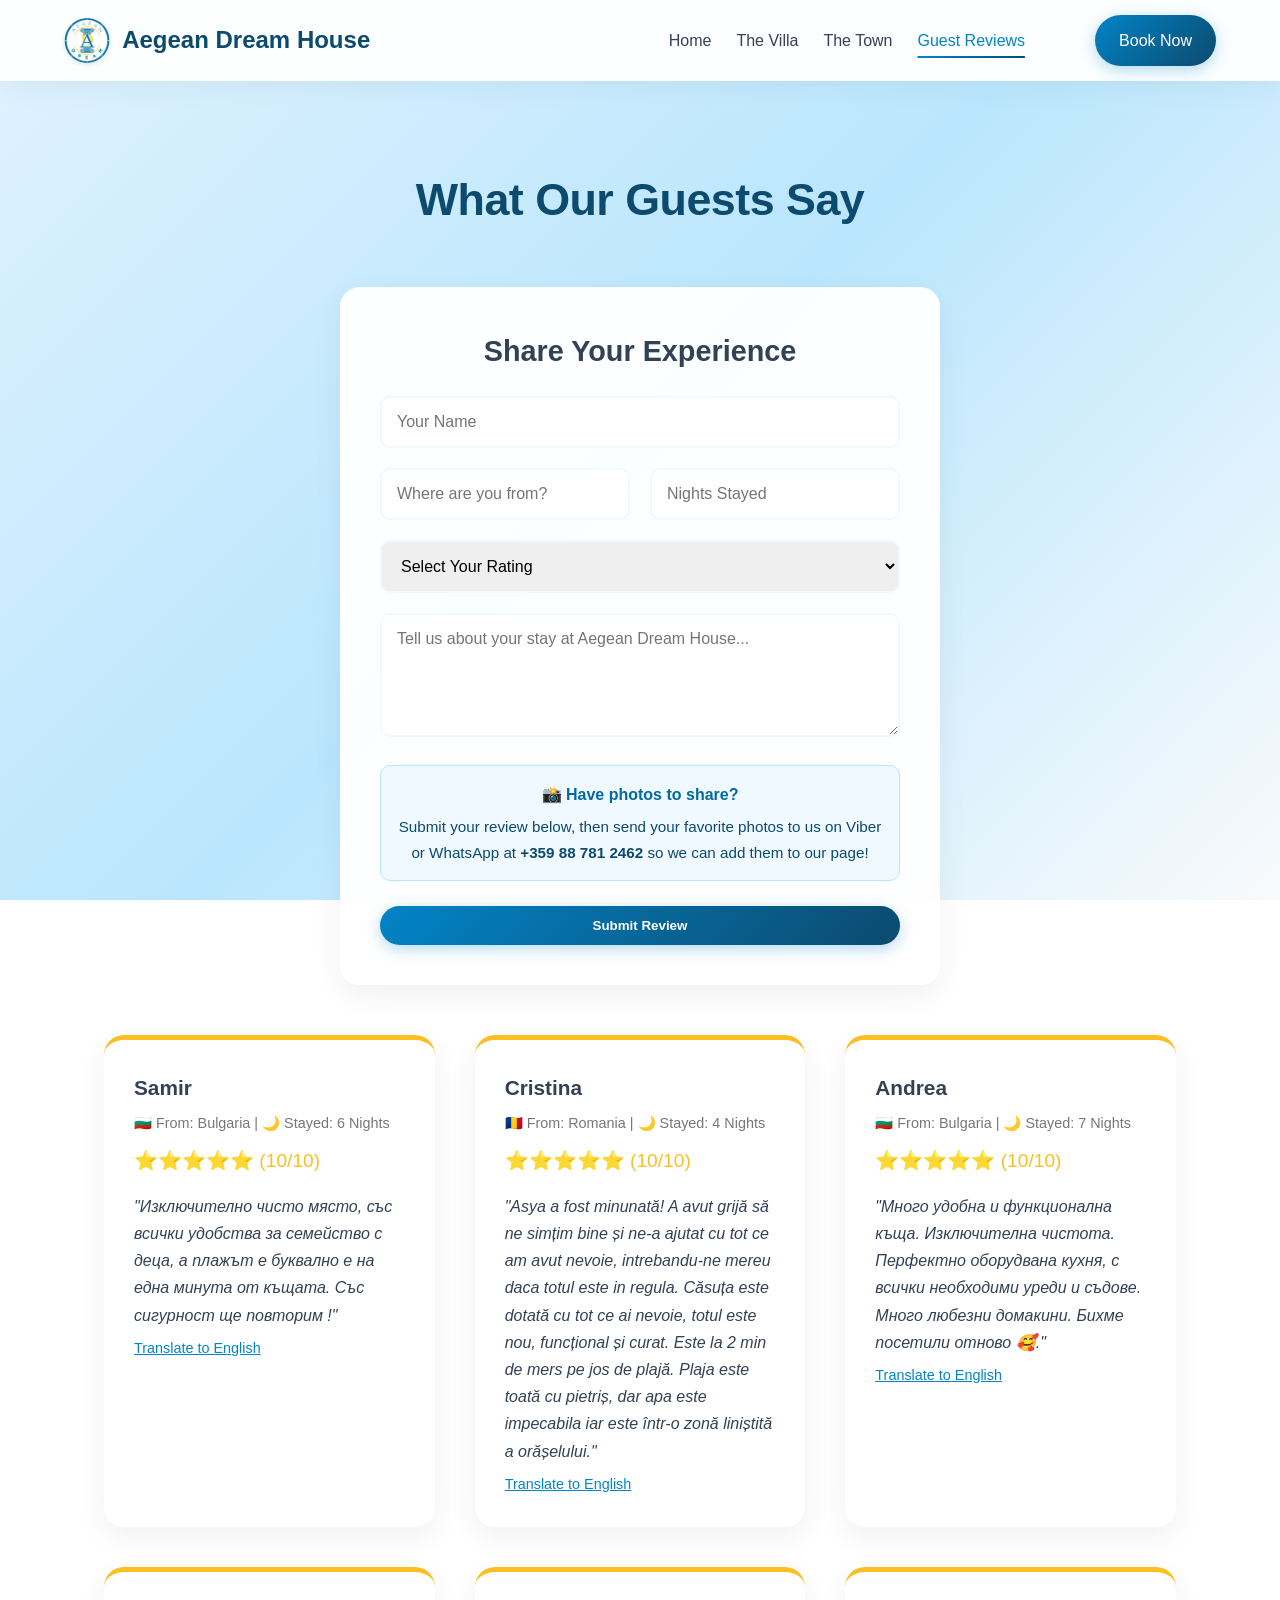
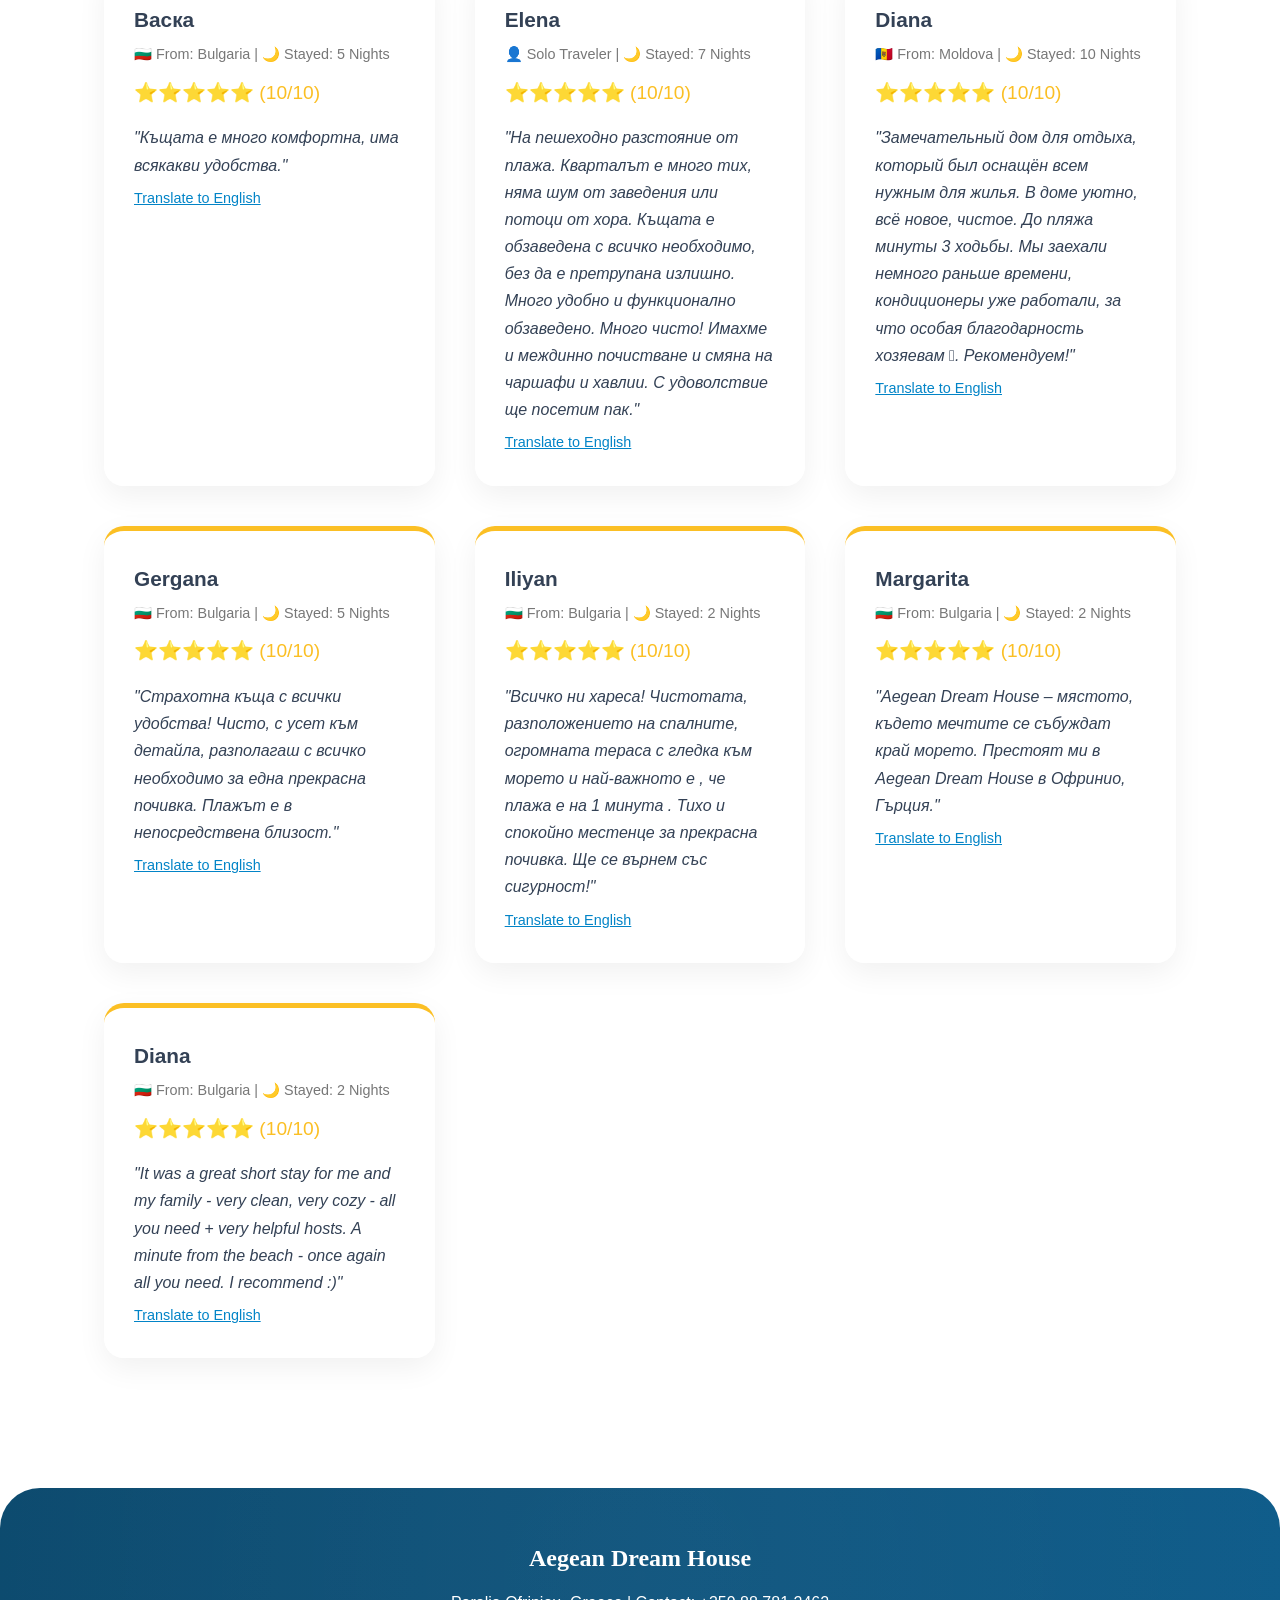
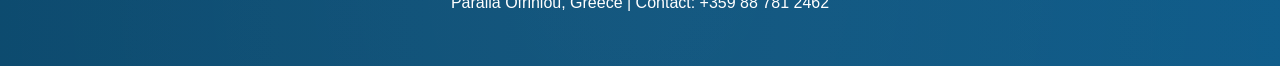
<file: reviews.html>
<!DOCTYPE html>
<html lang="en">
<head>
    <meta charset="UTF-8">
    <meta name="viewport" content="width=device-width, initial-scale=1.0">
    <title>Guest Reviews | Aegean Dream House</title>
    <meta name="description" content="Read guest reviews of Aegean Dream House in Paralia Ofriniou, Greece. See what visitors say about our beachfront villa and share your own experience.">
    <meta property="og:title" content="Guest Reviews | Aegean Dream House">
    <meta property="og:description" content="See what guests say about their stay at Aegean Dream House - a beachfront villa in Paralia Ofriniou, Greece.">
    <meta property="og:image" content="https://aegeandream.net/images/logo.jpg">
    <meta property="og:url" content="https://aegeandream.net/reviews.html">
    <meta property="og:type" content="website">
    <link rel="canonical" href="https://aegeandream.net/reviews.html">
    <link rel="stylesheet" href="style.css">
    <link rel="icon" href="images/logo.jpg">
</head>
<body class="static-bg">

    <nav>
        <a href="index.html" class="logo">
            <img src="images/logo.jpg" alt="Aegean Dream House logo" class="nav-logo">
            Aegean Dream House
        </a>
        <div class="menu-toggle" id="mobile-menu">
            <span class="bar"></span><span class="bar"></span><span class="bar"></span>
        </div>
        <div class="nav-links" id="nav-links">
            <a href="index.html">Home</a>
            <a href="villa.html">The Villa</a>
            <a href="town.html">The Town</a>
            <a href="reviews.html" class="nav-link--active">Guest Reviews</a>
            <div id="google_translate_element" class="nav-translate"></div>
            <a href="https://www.booking.com/Share-u95qrv" target="_blank" rel="noopener noreferrer" class="btn">Book Now</a>
        </div>
    </nav>

    <section class="section">
        <h2 class="section-title fade-up">What Our Guests Say</h2>

        <div class="review-form fade-up">
            <h3 class="form-title">Share Your Experience</h3>

            <form id="reviewForm" action="https://formspree.io/f/maqaalnj" method="POST">
                <input type="text" name="Guest Name" placeholder="Your Name" required>
                <div class="form-row">
                    <input type="text" name="Country" placeholder="Where are you from?" required>
                    <input type="number" name="Nights Stayed" placeholder="Nights Stayed" min="1" required>
                </div>
                <select name="Rating" required>
                    <option value="" disabled selected>Select Your Rating</option>
                    <option value="5 Stars">&#11088;&#11088;&#11088;&#11088;&#11088; - Excellent (10/10)</option>
                    <option value="4 Stars">&#11088;&#11088;&#11088;&#11088; - Very Good</option>
                    <option value="3 Stars">&#11088;&#11088;&#11088; - Good</option>
                </select>
                <textarea name="Review Text" rows="5" placeholder="Tell us about your stay at Aegean Dream House..." required></textarea>

                <div class="photo-cta">
                    <p class="photo-cta-title">&#128248; Have photos to share?</p>
                    <p class="photo-cta-text">Submit your review below, then send your favorite photos to us on Viber or WhatsApp at <strong>+359 88 781 2462</strong> so we can add them to our page!</p>
                </div>
                <button type="submit" class="btn btn--full">Submit Review</button>
            </form>
            <div class="form-success" id="formSuccess">
                &#10003; Thank you for your review! Your feedback means the world to us.
            </div>
        </div>

        <div class="grid" id="reviewList">
            <div class="card review-card fade-up">
                <h4 class="reviewer-name">Samir</h4>
                <p class="review-meta">&#127463;&#127468; From: Bulgaria | &#127769; Stayed: 6 Nights</p>
                <div class="review-rating">&#11088;&#11088;&#11088;&#11088;&#11088; (10/10)</div>
                <p class="review-quote" data-original="&#1048;&#1079;&#1082;&#1083;&#1102;&#1095;&#1080;&#1090;&#1077;&#1083;&#1085;&#1086; &#1095;&#1080;&#1089;&#1090;&#1086; &#1084;&#1103;&#1089;&#1090;&#1086;, &#1089;&#1098;&#1089; &#1074;&#1089;&#1080;&#1095;&#1082;&#1080; &#1091;&#1076;&#1086;&#1073;&#1089;&#1090;&#1074;&#1072; &#1079;&#1072; &#1089;&#1077;&#1084;&#1077;&#1081;&#1089;&#1090;&#1074;&#1086; &#1089; &#1076;&#1077;&#1094;&#1072;, &#1072; &#1087;&#1083;&#1072;&#1078;&#1098;&#1090; &#1077; &#1073;&#1091;&#1082;&#1074;&#1072;&#1083;&#1085;&#1086; &#1077; &#1085;&#1072; &#1077;&#1076;&#1085;&#1072; &#1084;&#1080;&#1085;&#1091;&#1090;&#1072; &#1086;&#1090; &#1082;&#1098;&#1097;&#1072;&#1090;&#1072;. &#1057;&#1098;&#1089; &#1089;&#1080;&#1075;&#1091;&#1088;&#1085;&#1086;&#1089;&#1090; &#1097;&#1077; &#1087;&#1086;&#1074;&#1090;&#1086;&#1088;&#1080;&#1084; !" data-translated="An exceptionally clean place, with all the amenities for a family with children, and the beach is literally one minute from the house. We will definitely come back!">"&#1048;&#1079;&#1082;&#1083;&#1102;&#1095;&#1080;&#1090;&#1077;&#1083;&#1085;&#1086; &#1095;&#1080;&#1089;&#1090;&#1086; &#1084;&#1103;&#1089;&#1090;&#1086;, &#1089;&#1098;&#1089; &#1074;&#1089;&#1080;&#1095;&#1082;&#1080; &#1091;&#1076;&#1086;&#1073;&#1089;&#1090;&#1074;&#1072; &#1079;&#1072; &#1089;&#1077;&#1084;&#1077;&#1081;&#1089;&#1090;&#1074;&#1086; &#1089; &#1076;&#1077;&#1094;&#1072;, &#1072; &#1087;&#1083;&#1072;&#1078;&#1098;&#1090; &#1077; &#1073;&#1091;&#1082;&#1074;&#1072;&#1083;&#1085;&#1086; &#1077; &#1085;&#1072; &#1077;&#1076;&#1085;&#1072; &#1084;&#1080;&#1085;&#1091;&#1090;&#1072; &#1086;&#1090; &#1082;&#1098;&#1097;&#1072;&#1090;&#1072;. &#1057;&#1098;&#1089; &#1089;&#1080;&#1075;&#1091;&#1088;&#1085;&#1086;&#1089;&#1090; &#1097;&#1077; &#1087;&#1086;&#1074;&#1090;&#1086;&#1088;&#1080;&#1084; !"</p>
                <button class="translate-btn" onclick="toggleTranslation(this)">Translate to English</button>
            </div>
            <div class="card review-card fade-up">
                <h4 class="reviewer-name">Cristina</h4>
                <p class="review-meta">&#127479;&#127476; From: Romania | &#127769; Stayed: 4 Nights</p>
                <div class="review-rating">&#11088;&#11088;&#11088;&#11088;&#11088; (10/10)</div>
                <p class="review-quote" data-original="Asya a fost minunat&#259;! A avut grij&#259; s&#259; ne sim&#539;im bine &#537;i ne-a ajutat cu tot ce am avut nevoie, intrebandu-ne mereu daca totul este in regula. C&#259;su&#539;a este dotat&#259; cu tot ce ai nevoie, totul este nou, func&#539;ional &#537;i curat. Este la 2 min de mers pe jos de plaj&#259;. Plaja este toat&#259; cu pietri&#537;, dar apa este impecabila iar este &#238;ntr-o zon&#259; lini&#537;tit&#259; a or&#259;&#537;elului." data-translated="Asya was wonderful! She made sure we felt at home and helped us with everything we needed, always asking us if everything was okay. The house is equipped with everything you need, everything is new, functional and clean. It is a 2-minute walk from the beach. The beach is all pebbles, but the water is impeccable and it is in a quiet area of the small town.">"Asya a fost minunat&#259;! A avut grij&#259; s&#259; ne sim&#539;im bine &#537;i ne-a ajutat cu tot ce am avut nevoie, intrebandu-ne mereu daca totul este in regula. C&#259;su&#539;a este dotat&#259; cu tot ce ai nevoie, totul este nou, func&#539;ional &#537;i curat. Este la 2 min de mers pe jos de plaj&#259;. Plaja este toat&#259; cu pietri&#537;, dar apa este impecabila iar este &#238;ntr-o zon&#259; lini&#537;tit&#259; a or&#259;&#537;elului."</p>
                <button class="translate-btn" onclick="toggleTranslation(this)">Translate to English</button>
            </div>
            <div class="card review-card fade-up">
                <h4 class="reviewer-name">Andrea</h4>
                <p class="review-meta">&#127463;&#127468; From: Bulgaria | &#127769; Stayed: 7 Nights</p>
                <div class="review-rating">&#11088;&#11088;&#11088;&#11088;&#11088; (10/10)</div>
                <p class="review-quote" data-original="&#1052;&#1085;&#1086;&#1075;&#1086; &#1091;&#1076;&#1086;&#1073;&#1085;&#1072; &#1080; &#1092;&#1091;&#1085;&#1082;&#1094;&#1080;&#1086;&#1085;&#1072;&#1083;&#1085;&#1072; &#1082;&#1098;&#1097;&#1072;. &#1048;&#1079;&#1082;&#1083;&#1102;&#1095;&#1080;&#1090;&#1077;&#1083;&#1085;&#1072; &#1095;&#1080;&#1089;&#1090;&#1086;&#1090;&#1072;. &#1055;&#1077;&#1088;&#1092;&#1077;&#1082;&#1090;&#1085;&#1086; &#1086;&#1073;&#1086;&#1088;&#1091;&#1076;&#1074;&#1072;&#1085;&#1072; &#1082;&#1091;&#1093;&#1085;&#1103;, &#1089; &#1074;&#1089;&#1080;&#1095;&#1082;&#1080; &#1085;&#1077;&#1086;&#1073;&#1093;&#1086;&#1076;&#1080;&#1084;&#1080; &#1091;&#1088;&#1077;&#1076;&#1080; &#1080; &#1089;&#1098;&#1076;&#1086;&#1074;&#1077;. &#1052;&#1085;&#1086;&#1075;&#1086; &#1083;&#1102;&#1073;&#1077;&#1079;&#1085;&#1080; &#1076;&#1086;&#1084;&#1072;&#1082;&#1080;&#1085;&#1080;. &#1041;&#1080;&#1093;&#1084;&#1077; &#1087;&#1086;&#1089;&#1077;&#1090;&#1080;&#1083;&#1080; &#1086;&#1090;&#1085;&#1086;&#1074;&#1086; &#129392;." data-translated="A very comfortable and functional house. Exceptional cleanliness. Perfectly equipped kitchen, with all the necessary appliances and cookware. Very kind hosts. We would visit again &#129392;.">"&#1052;&#1085;&#1086;&#1075;&#1086; &#1091;&#1076;&#1086;&#1073;&#1085;&#1072; &#1080; &#1092;&#1091;&#1085;&#1082;&#1094;&#1080;&#1086;&#1085;&#1072;&#1083;&#1085;&#1072; &#1082;&#1098;&#1097;&#1072;. &#1048;&#1079;&#1082;&#1083;&#1102;&#1095;&#1080;&#1090;&#1077;&#1083;&#1085;&#1072; &#1095;&#1080;&#1089;&#1090;&#1086;&#1090;&#1072;. &#1055;&#1077;&#1088;&#1092;&#1077;&#1082;&#1090;&#1085;&#1086; &#1086;&#1073;&#1086;&#1088;&#1091;&#1076;&#1074;&#1072;&#1085;&#1072; &#1082;&#1091;&#1093;&#1085;&#1103;, &#1089; &#1074;&#1089;&#1080;&#1095;&#1082;&#1080; &#1085;&#1077;&#1086;&#1073;&#1093;&#1086;&#1076;&#1080;&#1084;&#1080; &#1091;&#1088;&#1077;&#1076;&#1080; &#1080; &#1089;&#1098;&#1076;&#1086;&#1074;&#1077;. &#1052;&#1085;&#1086;&#1075;&#1086; &#1083;&#1102;&#1073;&#1077;&#1079;&#1085;&#1080; &#1076;&#1086;&#1084;&#1072;&#1082;&#1080;&#1085;&#1080;. &#1041;&#1080;&#1093;&#1084;&#1077; &#1087;&#1086;&#1089;&#1077;&#1090;&#1080;&#1083;&#1080; &#1086;&#1090;&#1085;&#1086;&#1074;&#1086; &#129392;."</p>
                <button class="translate-btn" onclick="toggleTranslation(this)">Translate to English</button>
            </div>
            <div class="card review-card fade-up">
                <h4 class="reviewer-name">&#1042;&#1072;&#1089;&#1082;&#1072;</h4>
                <p class="review-meta">&#127463;&#127468; From: Bulgaria | &#127769; Stayed: 5 Nights</p>
                <div class="review-rating">&#11088;&#11088;&#11088;&#11088;&#11088; (10/10)</div>
                <p class="review-quote" data-original="&#1050;&#1098;&#1097;&#1072;&#1090;&#1072; &#1077; &#1084;&#1085;&#1086;&#1075;&#1086; &#1082;&#1086;&#1084;&#1092;&#1086;&#1088;&#1090;&#1085;&#1072;, &#1080;&#1084;&#1072; &#1074;&#1089;&#1103;&#1082;&#1072;&#1082;&#1074;&#1080; &#1091;&#1076;&#1086;&#1073;&#1089;&#1090;&#1074;&#1072;." data-translated="The house is very comfortable, it has all kinds of amenities.">"&#1050;&#1098;&#1097;&#1072;&#1090;&#1072; &#1077; &#1084;&#1085;&#1086;&#1075;&#1086; &#1082;&#1086;&#1084;&#1092;&#1086;&#1088;&#1090;&#1085;&#1072;, &#1080;&#1084;&#1072; &#1074;&#1089;&#1103;&#1082;&#1072;&#1082;&#1074;&#1080; &#1091;&#1076;&#1086;&#1073;&#1089;&#1090;&#1074;&#1072;."</p>
                <button class="translate-btn" onclick="toggleTranslation(this)">Translate to English</button>
            </div>
            <div class="card review-card fade-up">
                <h4 class="reviewer-name">Elena</h4>
                <p class="review-meta">&#128100; Solo Traveler | &#127769; Stayed: 7 Nights</p>
                <div class="review-rating">&#11088;&#11088;&#11088;&#11088;&#11088; (10/10)</div>
                <p class="review-quote" data-original="&#1053;&#1072; &#1087;&#1077;&#1096;&#1077;&#1093;&#1086;&#1076;&#1085;&#1086; &#1088;&#1072;&#1079;&#1089;&#1090;&#1086;&#1103;&#1085;&#1080;&#1077; &#1086;&#1090; &#1087;&#1083;&#1072;&#1078;&#1072;. &#1050;&#1074;&#1072;&#1088;&#1090;&#1072;&#1083;&#1098;&#1090; &#1077; &#1084;&#1085;&#1086;&#1075;&#1086; &#1090;&#1080;&#1093;, &#1085;&#1103;&#1084;&#1072; &#1096;&#1091;&#1084; &#1086;&#1090; &#1079;&#1072;&#1074;&#1077;&#1076;&#1077;&#1085;&#1080;&#1103; &#1080;&#1083;&#1080; &#1087;&#1086;&#1090;&#1086;&#1094;&#1080; &#1086;&#1090; &#1093;&#1086;&#1088;&#1072;. &#1050;&#1098;&#1097;&#1072;&#1090;&#1072; &#1077; &#1086;&#1073;&#1079;&#1072;&#1074;&#1077;&#1076;&#1077;&#1085;&#1072; &#1089; &#1074;&#1089;&#1080;&#1095;&#1082;&#1086; &#1085;&#1077;&#1086;&#1073;&#1093;&#1086;&#1076;&#1080;&#1084;&#1086;, &#1073;&#1077;&#1079; &#1076;&#1072; &#1077; &#1087;&#1088;&#1077;&#1090;&#1088;&#1091;&#1087;&#1072;&#1085;&#1072; &#1080;&#1079;&#1083;&#1080;&#1096;&#1085;&#1086;. &#1052;&#1085;&#1086;&#1075;&#1086; &#1091;&#1076;&#1086;&#1073;&#1085;&#1086; &#1080; &#1092;&#1091;&#1085;&#1082;&#1094;&#1080;&#1086;&#1085;&#1072;&#1083;&#1085;&#1086; &#1086;&#1073;&#1079;&#1072;&#1074;&#1077;&#1076;&#1077;&#1085;&#1086;. &#1052;&#1085;&#1086;&#1075;&#1086; &#1095;&#1080;&#1089;&#1090;&#1086;! &#1048;&#1084;&#1072;&#1093;&#1084;&#1077; &#1080; &#1084;&#1077;&#1078;&#1076;&#1080;&#1085;&#1085;&#1086; &#1087;&#1086;&#1095;&#1080;&#1089;&#1090;&#1074;&#1072;&#1085;&#1077; &#1080; &#1089;&#1084;&#1103;&#1085;&#1072; &#1085;&#1072; &#1095;&#1072;&#1088;&#1096;&#1072;&#1092;&#1080; &#1080; &#1093;&#1072;&#1074;&#1083;&#1080;&#1080;. &#1057; &#1091;&#1076;&#1086;&#1074;&#1086;&#1083;&#1089;&#1090;&#1074;&#1080;&#1077; &#1097;&#1077; &#1087;&#1086;&#1089;&#1077;&#1090;&#1080;&#1084; &#1087;&#1072;&#1082;." data-translated="Within walking distance of the beach. The neighborhood is very quiet, no noise from restaurants or streams of people. The house is furnished with everything you need, without being overly cluttered. Very comfortable and functionally furnished. Very clean! We also had intermediate cleaning and a change of sheets and towels. We will gladly visit again.">"&#1053;&#1072; &#1087;&#1077;&#1096;&#1077;&#1093;&#1086;&#1076;&#1085;&#1086; &#1088;&#1072;&#1079;&#1089;&#1090;&#1086;&#1103;&#1085;&#1080;&#1077; &#1086;&#1090; &#1087;&#1083;&#1072;&#1078;&#1072;. &#1050;&#1074;&#1072;&#1088;&#1090;&#1072;&#1083;&#1098;&#1090; &#1077; &#1084;&#1085;&#1086;&#1075;&#1086; &#1090;&#1080;&#1093;, &#1085;&#1103;&#1084;&#1072; &#1096;&#1091;&#1084; &#1086;&#1090; &#1079;&#1072;&#1074;&#1077;&#1076;&#1077;&#1085;&#1080;&#1103; &#1080;&#1083;&#1080; &#1087;&#1086;&#1090;&#1086;&#1094;&#1080; &#1086;&#1090; &#1093;&#1086;&#1088;&#1072;. &#1050;&#1098;&#1097;&#1072;&#1090;&#1072; &#1077; &#1086;&#1073;&#1079;&#1072;&#1074;&#1077;&#1076;&#1077;&#1085;&#1072; &#1089; &#1074;&#1089;&#1080;&#1095;&#1082;&#1086; &#1085;&#1077;&#1086;&#1073;&#1093;&#1086;&#1076;&#1080;&#1084;&#1086;, &#1073;&#1077;&#1079; &#1076;&#1072; &#1077; &#1087;&#1088;&#1077;&#1090;&#1088;&#1091;&#1087;&#1072;&#1085;&#1072; &#1080;&#1079;&#1083;&#1080;&#1096;&#1085;&#1086;. &#1052;&#1085;&#1086;&#1075;&#1086; &#1091;&#1076;&#1086;&#1073;&#1085;&#1086; &#1080; &#1092;&#1091;&#1085;&#1082;&#1094;&#1080;&#1086;&#1085;&#1072;&#1083;&#1085;&#1086; &#1086;&#1073;&#1079;&#1072;&#1074;&#1077;&#1076;&#1077;&#1085;&#1086;. &#1052;&#1085;&#1086;&#1075;&#1086; &#1095;&#1080;&#1089;&#1090;&#1086;! &#1048;&#1084;&#1072;&#1093;&#1084;&#1077; &#1080; &#1084;&#1077;&#1078;&#1076;&#1080;&#1085;&#1085;&#1086; &#1087;&#1086;&#1095;&#1080;&#1089;&#1090;&#1074;&#1072;&#1085;&#1077; &#1080; &#1089;&#1084;&#1103;&#1085;&#1072; &#1085;&#1072; &#1095;&#1072;&#1088;&#1096;&#1072;&#1092;&#1080; &#1080; &#1093;&#1072;&#1074;&#1083;&#1080;&#1080;. &#1057; &#1091;&#1076;&#1086;&#1074;&#1086;&#1083;&#1089;&#1090;&#1074;&#1080;&#1077; &#1097;&#1077; &#1087;&#1086;&#1089;&#1077;&#1090;&#1080;&#1084; &#1087;&#1072;&#1082;."</p>
                <button class="translate-btn" onclick="toggleTranslation(this)">Translate to English</button>
            </div>
            <div class="card review-card fade-up">
                <h4 class="reviewer-name">Diana</h4>
                <p class="review-meta">&#127474;&#127465; From: Moldova | &#127769; Stayed: 10 Nights</p>
                <div class="review-rating">&#11088;&#11088;&#11088;&#11088;&#11088; (10/10)</div>
                <p class="review-quote" data-original="&#1047;&#1072;&#1084;&#1077;&#1095;&#1072;&#1090;&#1077;&#1083;&#1100;&#1085;&#1099;&#1081; &#1076;&#1086;&#1084; &#1076;&#1083;&#1103; &#1086;&#1090;&#1076;&#1099;&#1093;&#1072;, &#1082;&#1086;&#1090;&#1086;&#1088;&#1099;&#1081; &#1073;&#1099;&#1083; &#1086;&#1089;&#1085;&#1072;&#1097;&#1105;&#1085; &#1074;&#1089;&#1077;&#1084; &#1085;&#1091;&#1078;&#1085;&#1099;&#1084; &#1076;&#1083;&#1103; &#1078;&#1080;&#1083;&#1100;&#1103;. &#1042; &#1076;&#1086;&#1084;&#1077; &#1091;&#1102;&#1090;&#1085;&#1086;, &#1074;&#1089;&#1105; &#1085;&#1086;&#1074;&#1086;&#1077;, &#1095;&#1080;&#1089;&#1090;&#1086;&#1077;. &#1044;&#1086; &#1087;&#1083;&#1103;&#1078;&#1072; &#1084;&#1080;&#1085;&#1091;&#1090;&#1099; 3 &#1093;&#1086;&#1076;&#1100;&#1073;&#1099;. &#1052;&#1099; &#1079;&#1072;&#1077;&#1093;&#1072;&#1083;&#1080; &#1085;&#1077;&#1084;&#1085;&#1086;&#1075;&#1086; &#1088;&#1072;&#1085;&#1100;&#1096;&#1077; &#1074;&#1088;&#1077;&#1084;&#1077;&#1085;&#1080;, &#1082;&#1086;&#1085;&#1076;&#1080;&#1094;&#1080;&#1086;&#1085;&#1077;&#1088;&#1099; &#1091;&#1078;&#1077; &#1088;&#1072;&#1073;&#1086;&#1090;&#1072;&#1083;&#1080;, &#1079;&#1072; &#1095;&#1090;&#1086; &#1086;&#1089;&#1086;&#1073;&#1072;&#1103; &#1073;&#1083;&#1072;&#1075;&#1086;&#1076;&#1072;&#1088;&#1085;&#1086;&#1089;&#1090;&#1100; &#1093;&#1086;&#1079;&#1103;&#1077;&#1074;&#1072;&#1084; &#127996;. &#1056;&#1077;&#1082;&#1086;&#1084;&#1077;&#1085;&#1076;&#1091;&#1077;&#1084;!" data-translated="A wonderful vacation home, which was equipped with everything necessary for living. The house is cozy, everything is new and clean. The beach is a 3-minute walk away. We checked in a little ahead of time, the air conditioners were already working, for which special thanks to the hosts &#127996;. We recommend it!">"&#1047;&#1072;&#1084;&#1077;&#1095;&#1072;&#1090;&#1077;&#1083;&#1100;&#1085;&#1099;&#1081; &#1076;&#1086;&#1084; &#1076;&#1083;&#1103; &#1086;&#1090;&#1076;&#1099;&#1093;&#1072;, &#1082;&#1086;&#1090;&#1086;&#1088;&#1099;&#1081; &#1073;&#1099;&#1083; &#1086;&#1089;&#1085;&#1072;&#1097;&#1105;&#1085; &#1074;&#1089;&#1077;&#1084; &#1085;&#1091;&#1078;&#1085;&#1099;&#1084; &#1076;&#1083;&#1103; &#1078;&#1080;&#1083;&#1100;&#1103;. &#1042; &#1076;&#1086;&#1084;&#1077; &#1091;&#1102;&#1090;&#1085;&#1086;, &#1074;&#1089;&#1105; &#1085;&#1086;&#1074;&#1086;&#1077;, &#1095;&#1080;&#1089;&#1090;&#1086;&#1077;. &#1044;&#1086; &#1087;&#1083;&#1103;&#1078;&#1072; &#1084;&#1080;&#1085;&#1091;&#1090;&#1099; 3 &#1093;&#1086;&#1076;&#1100;&#1073;&#1099;. &#1052;&#1099; &#1079;&#1072;&#1077;&#1093;&#1072;&#1083;&#1080; &#1085;&#1077;&#1084;&#1085;&#1086;&#1075;&#1086; &#1088;&#1072;&#1085;&#1100;&#1096;&#1077; &#1074;&#1088;&#1077;&#1084;&#1077;&#1085;&#1080;, &#1082;&#1086;&#1085;&#1076;&#1080;&#1094;&#1080;&#1086;&#1085;&#1077;&#1088;&#1099; &#1091;&#1078;&#1077; &#1088;&#1072;&#1073;&#1086;&#1090;&#1072;&#1083;&#1080;, &#1079;&#1072; &#1095;&#1090;&#1086; &#1086;&#1089;&#1086;&#1073;&#1072;&#1103; &#1073;&#1083;&#1072;&#1075;&#1086;&#1076;&#1072;&#1088;&#1085;&#1086;&#1089;&#1090;&#1100; &#1093;&#1086;&#1079;&#1103;&#1077;&#1074;&#1072;&#1084; &#127996;. &#1056;&#1077;&#1082;&#1086;&#1084;&#1077;&#1085;&#1076;&#1091;&#1077;&#1084;!"</p>
                <button class="translate-btn" onclick="toggleTranslation(this)">Translate to English</button>
            </div>
            <div class="card review-card fade-up">
                <h4 class="reviewer-name">Gergana</h4>
                <p class="review-meta">&#127463;&#127468; From: Bulgaria | &#127769; Stayed: 5 Nights</p>
                <div class="review-rating">&#11088;&#11088;&#11088;&#11088;&#11088; (10/10)</div>
                <p class="review-quote" data-original="&#1057;&#1090;&#1088;&#1072;&#1093;&#1086;&#1090;&#1085;&#1072; &#1082;&#1098;&#1097;&#1072; &#1089; &#1074;&#1089;&#1080;&#1095;&#1082;&#1080; &#1091;&#1076;&#1086;&#1073;&#1089;&#1090;&#1074;&#1072;! &#1063;&#1080;&#1089;&#1090;&#1086;, &#1089; &#1091;&#1089;&#1077;&#1090; &#1082;&#1098;&#1084; &#1076;&#1077;&#1090;&#1072;&#1081;&#1083;&#1072;, &#1088;&#1072;&#1079;&#1087;&#1086;&#1083;&#1072;&#1075;&#1072;&#1096; &#1089; &#1074;&#1089;&#1080;&#1095;&#1082;&#1086; &#1085;&#1077;&#1086;&#1073;&#1093;&#1086;&#1076;&#1080;&#1084;&#1086; &#1079;&#1072; &#1077;&#1076;&#1085;&#1072; &#1087;&#1088;&#1077;&#1082;&#1088;&#1072;&#1089;&#1085;&#1072; &#1087;&#1086;&#1095;&#1080;&#1074;&#1082;&#1072;. &#1055;&#1083;&#1072;&#1078;&#1098;&#1090; &#1077; &#1074; &#1085;&#1077;&#1087;&#1086;&#1089;&#1088;&#1077;&#1076;&#1089;&#1090;&#1074;&#1077;&#1085;&#1072; &#1073;&#1083;&#1080;&#1079;&#1086;&#1089;&#1090;." data-translated="Great house with all amenities! Clean, with an eye for detail, you have everything you need for a wonderful vacation. The beach is in close proximity.">"&#1057;&#1090;&#1088;&#1072;&#1093;&#1086;&#1090;&#1085;&#1072; &#1082;&#1098;&#1097;&#1072; &#1089; &#1074;&#1089;&#1080;&#1095;&#1082;&#1080; &#1091;&#1076;&#1086;&#1073;&#1089;&#1090;&#1074;&#1072;! &#1063;&#1080;&#1089;&#1090;&#1086;, &#1089; &#1091;&#1089;&#1077;&#1090; &#1082;&#1098;&#1084; &#1076;&#1077;&#1090;&#1072;&#1081;&#1083;&#1072;, &#1088;&#1072;&#1079;&#1087;&#1086;&#1083;&#1072;&#1075;&#1072;&#1096; &#1089; &#1074;&#1089;&#1080;&#1095;&#1082;&#1086; &#1085;&#1077;&#1086;&#1073;&#1093;&#1086;&#1076;&#1080;&#1084;&#1086; &#1079;&#1072; &#1077;&#1076;&#1085;&#1072; &#1087;&#1088;&#1077;&#1082;&#1088;&#1072;&#1089;&#1085;&#1072; &#1087;&#1086;&#1095;&#1080;&#1074;&#1082;&#1072;. &#1055;&#1083;&#1072;&#1078;&#1098;&#1090; &#1077; &#1074; &#1085;&#1077;&#1087;&#1086;&#1089;&#1088;&#1077;&#1076;&#1089;&#1090;&#1074;&#1077;&#1085;&#1072; &#1073;&#1083;&#1080;&#1079;&#1086;&#1089;&#1090;."</p>
                <button class="translate-btn" onclick="toggleTranslation(this)">Translate to English</button>
            </div>
            <div class="card review-card fade-up">
                <h4 class="reviewer-name">Iliyan</h4>
                <p class="review-meta">&#127463;&#127468; From: Bulgaria | &#127769; Stayed: 2 Nights</p>
                <div class="review-rating">&#11088;&#11088;&#11088;&#11088;&#11088; (10/10)</div>
                <p class="review-quote" data-original="&#1042;&#1089;&#1080;&#1095;&#1082;&#1086; &#1085;&#1080; &#1093;&#1072;&#1088;&#1077;&#1089;&#1072;! &#1063;&#1080;&#1089;&#1090;&#1086;&#1090;&#1072;&#1090;&#1072;, &#1088;&#1072;&#1079;&#1087;&#1086;&#1083;&#1086;&#1078;&#1077;&#1085;&#1080;&#1077;&#1090;&#1086; &#1085;&#1072; &#1089;&#1087;&#1072;&#1083;&#1085;&#1080;&#1090;&#1077;, &#1086;&#1075;&#1088;&#1086;&#1084;&#1085;&#1072;&#1090;&#1072; &#1090;&#1077;&#1088;&#1072;&#1089;&#1072; &#1089; &#1075;&#1083;&#1077;&#1076;&#1082;&#1072; &#1082;&#1098;&#1084; &#1084;&#1086;&#1088;&#1077;&#1090;&#1086; &#1080; &#1085;&#1072;&#1081;-&#1074;&#1072;&#1078;&#1085;&#1086;&#1090;&#1086; &#1077; , &#1095;&#1077; &#1087;&#1083;&#1072;&#1078;&#1072; &#1077; &#1085;&#1072; 1 &#1084;&#1080;&#1085;&#1091;&#1090;&#1072; . &#1058;&#1080;&#1093;&#1086; &#1080; &#1089;&#1087;&#1086;&#1082;&#1086;&#1081;&#1085;&#1086; &#1084;&#1077;&#1089;&#1090;&#1077;&#1085;&#1094;&#1077; &#1079;&#1072; &#1087;&#1088;&#1077;&#1082;&#1088;&#1072;&#1089;&#1085;&#1072; &#1087;&#1086;&#1095;&#1080;&#1074;&#1082;&#1072;. &#1065;&#1077; &#1089;&#1077; &#1074;&#1098;&#1088;&#1085;&#1077;&#1084; &#1089;&#1098;&#1089; &#1089;&#1080;&#1075;&#1091;&#1088;&#1085;&#1086;&#1089;&#1090;!" data-translated="We liked everything! The cleanliness, the layout of the bedrooms, the huge terrace with a sea view and most importantly, the beach is 1 minute away. A quiet and peaceful place for a wonderful vacation. We will return for sure!">"&#1042;&#1089;&#1080;&#1095;&#1082;&#1086; &#1085;&#1080; &#1093;&#1072;&#1088;&#1077;&#1089;&#1072;! &#1063;&#1080;&#1089;&#1090;&#1086;&#1090;&#1072;&#1090;&#1072;, &#1088;&#1072;&#1079;&#1087;&#1086;&#1083;&#1086;&#1078;&#1077;&#1085;&#1080;&#1077;&#1090;&#1086; &#1085;&#1072; &#1089;&#1087;&#1072;&#1083;&#1085;&#1080;&#1090;&#1077;, &#1086;&#1075;&#1088;&#1086;&#1084;&#1085;&#1072;&#1090;&#1072; &#1090;&#1077;&#1088;&#1072;&#1089;&#1072; &#1089; &#1075;&#1083;&#1077;&#1076;&#1082;&#1072; &#1082;&#1098;&#1084; &#1084;&#1086;&#1088;&#1077;&#1090;&#1086; &#1080; &#1085;&#1072;&#1081;-&#1074;&#1072;&#1078;&#1085;&#1086;&#1090;&#1086; &#1077; , &#1095;&#1077; &#1087;&#1083;&#1072;&#1078;&#1072; &#1077; &#1085;&#1072; 1 &#1084;&#1080;&#1085;&#1091;&#1090;&#1072; . &#1058;&#1080;&#1093;&#1086; &#1080; &#1089;&#1087;&#1086;&#1082;&#1086;&#1081;&#1085;&#1086; &#1084;&#1077;&#1089;&#1090;&#1077;&#1085;&#1094;&#1077; &#1079;&#1072; &#1087;&#1088;&#1077;&#1082;&#1088;&#1072;&#1089;&#1085;&#1072; &#1087;&#1086;&#1095;&#1080;&#1074;&#1082;&#1072;. &#1065;&#1077; &#1089;&#1077; &#1074;&#1098;&#1088;&#1085;&#1077;&#1084; &#1089;&#1098;&#1089; &#1089;&#1080;&#1075;&#1091;&#1088;&#1085;&#1086;&#1089;&#1090;!"</p>
                <button class="translate-btn" onclick="toggleTranslation(this)">Translate to English</button>
            </div>
            <div class="card review-card fade-up">
                <h4 class="reviewer-name">Margarita</h4>
                <p class="review-meta">&#127463;&#127468; From: Bulgaria | &#127769; Stayed: 2 Nights</p>
                <div class="review-rating">&#11088;&#11088;&#11088;&#11088;&#11088; (10/10)</div>
                <p class="review-quote" data-original="Aegean Dream House &#8211; &#1084;&#1103;&#1089;&#1090;&#1086;&#1090;&#1086;, &#1082;&#1098;&#1076;&#1077;&#1090;&#1086; &#1084;&#1077;&#1095;&#1090;&#1080;&#1090;&#1077; &#1089;&#1077; &#1089;&#1098;&#1073;&#1091;&#1078;&#1076;&#1072;&#1090; &#1082;&#1088;&#1072;&#1081; &#1084;&#1086;&#1088;&#1077;&#1090;&#1086;. &#1055;&#1088;&#1077;&#1089;&#1090;&#1086;&#1103;&#1090; &#1084;&#1080; &#1074; Aegean Dream House &#1074; &#1054;&#1092;&#1088;&#1080;&#1085;&#1080;&#1086;, &#1043;&#1098;&#1088;&#1094;&#1080;&#1103;." data-translated="Aegean Dream House - the place where dreams wake up by the sea. My stay at Aegean Dream House in Ofrinio, Greece.">"Aegean Dream House &#8211; &#1084;&#1103;&#1089;&#1090;&#1086;&#1090;&#1086;, &#1082;&#1098;&#1076;&#1077;&#1090;&#1086; &#1084;&#1077;&#1095;&#1090;&#1080;&#1090;&#1077; &#1089;&#1077; &#1089;&#1098;&#1073;&#1091;&#1078;&#1076;&#1072;&#1090; &#1082;&#1088;&#1072;&#1081; &#1084;&#1086;&#1088;&#1077;&#1090;&#1086;. &#1055;&#1088;&#1077;&#1089;&#1090;&#1086;&#1103;&#1090; &#1084;&#1080; &#1074; Aegean Dream House &#1074; &#1054;&#1092;&#1088;&#1080;&#1085;&#1080;&#1086;, &#1043;&#1098;&#1088;&#1094;&#1080;&#1103;."</p>
                <button class="translate-btn" onclick="toggleTranslation(this)">Translate to English</button>
            </div>
            <div class="card review-card fade-up">
                <h4 class="reviewer-name">Diana</h4>
                <p class="review-meta">&#127463;&#127468; From: Bulgaria | &#127769; Stayed: 2 Nights</p>
                <div class="review-rating">&#11088;&#11088;&#11088;&#11088;&#11088; (10/10)</div>
                <p class="review-quote" data-original="It was a great short stay for me and my family - very clean, very cozy - all you need + very helpful hosts. A minute from the beach - once again all you need. I recommend :)" data-translated="It was a great short stay for me and my family - very clean, very cozy - all you need + very helpful hosts. A minute from the beach - once again all you need. I recommend :)">"It was a great short stay for me and my family - very clean, very cozy - all you need + very helpful hosts. A minute from the beach - once again all you need. I recommend :)"</p>
                <button class="translate-btn" onclick="toggleTranslation(this)">Translate to English</button>
            </div>
        </div>
    </section>

    <footer>
        <h2 class="footer-title">Aegean Dream House</h2>
        <p>Paralia Ofriniou, Greece | Contact: +359 88 781 2462</p>
    </footer>

    <script src="script.js"></script>
    <script src="https://translate.google.com/translate_a/element.js?cb=googleTranslateElementInit"></script>
</body>
</html>
</file>
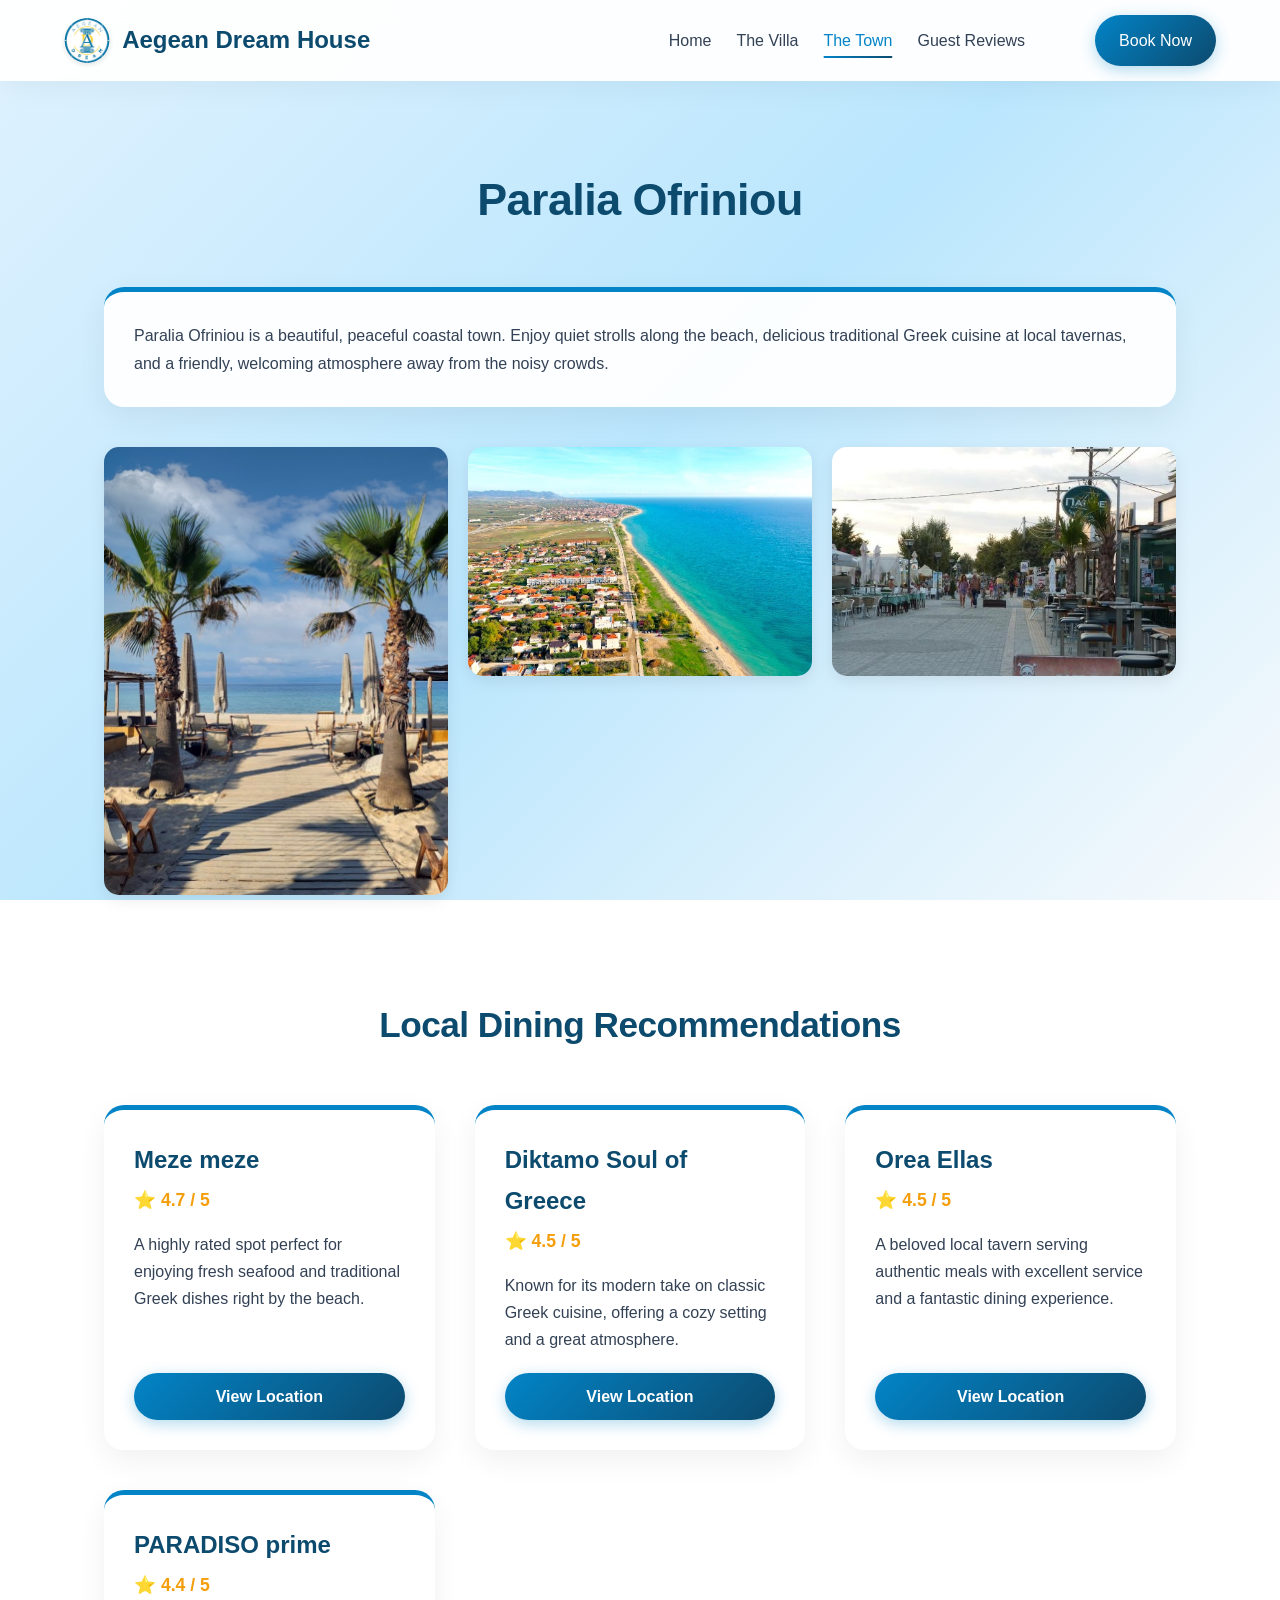
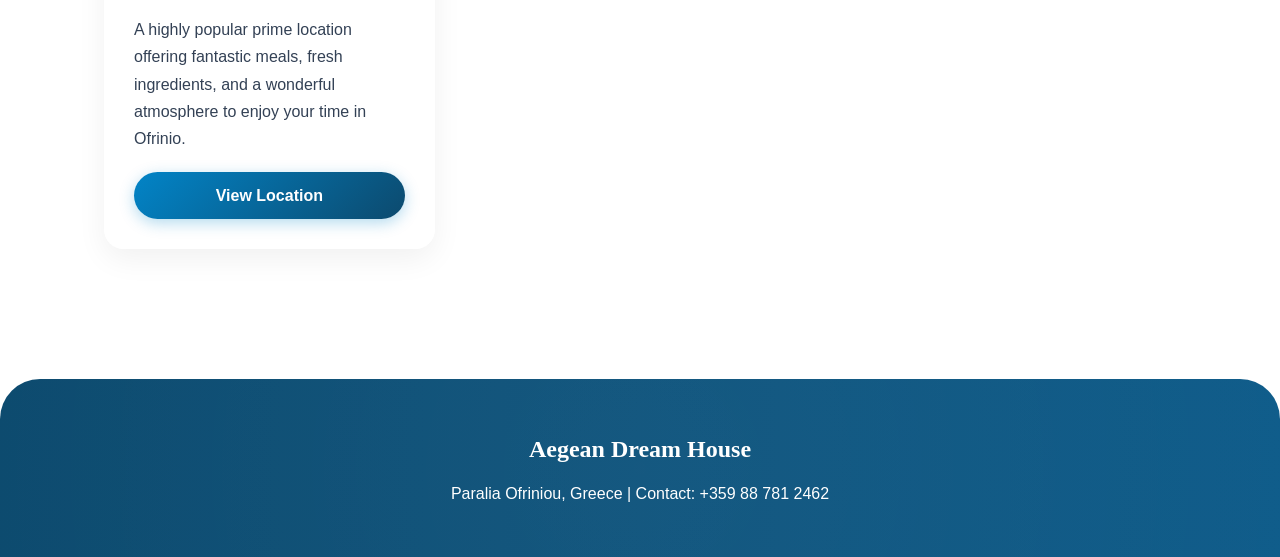
<file: town.html>
<!DOCTYPE html>
<html lang="en">
<head>
    <meta charset="UTF-8">
    <meta name="viewport" content="width=device-width, initial-scale=1.0">
    <title>The Town | Aegean Dream House</title>
    <meta name="description" content="Discover Paralia Ofriniou - peaceful beaches, traditional Greek tavernas, and local dining recommendations near Aegean Dream House.">
    <meta property="og:title" content="The Town | Aegean Dream House">
    <meta property="og:description" content="Discover Paralia Ofriniou - peaceful beaches, traditional Greek tavernas, and hidden gems near Aegean Dream House.">
    <meta property="og:image" content="https://aegeandream.net/images/logo.jpg">
    <meta property="og:url" content="https://aegeandream.net/town.html">
    <meta property="og:type" content="website">
    <link rel="canonical" href="https://aegeandream.net/town.html">
    <link rel="stylesheet" href="style.css">
    <link rel="icon" href="images/logo.jpg">
</head>
<body class="static-bg">

    <nav>
        <a href="index.html" class="logo">
            <img src="images/logo.jpg" alt="Aegean Dream House logo" class="nav-logo">
            Aegean Dream House
        </a>
        <div class="menu-toggle" id="mobile-menu">
            <span class="bar"></span><span class="bar"></span><span class="bar"></span>
        </div>
        <div class="nav-links" id="nav-links">
            <a href="index.html">Home</a>
            <a href="villa.html">The Villa</a>
            <a href="town.html" class="nav-link--active">The Town</a>
            <a href="reviews.html">Guest Reviews</a>
            <div id="google_translate_element" class="nav-translate"></div>
            <a href="https://www.booking.com/Share-u95qrv" target="_blank" rel="noopener noreferrer" class="btn">Book Now</a>
        </div>
    </nav>

    <section class="section">
        <h2 class="section-title fade-up">Paralia Ofriniou</h2>

        <div class="card gallery-intro fade-up">
            <p>Paralia Ofriniou is a beautiful, peaceful coastal town. Enjoy quiet strolls along the beach, delicious traditional Greek cuisine at local tavernas, and a friendly, welcoming atmosphere away from the noisy crowds.</p>
        </div>

        <div class="gallery-grid">
            <img src="images/03fc8dec-45f9-48cd-8240-7ac2c30149c5.jpg" alt="Paralia Ofriniou coastal view" class="gallery-img scale-in" loading="lazy">
            <img src="images/5a9a002b-8302-48a8-9576-d827719ab961.jpg" alt="Paralia Ofriniou beach" class="gallery-img scale-in" loading="lazy">
            <img src="images/8f4f704d-aea2-4e9b-8d4a-af9ab37615be.jpg" alt="Paralia Ofriniou scenery" class="gallery-img scale-in" loading="lazy">
        </div>
    </section>

    <section class="section section--flush-top">
        <h2 class="section-title section-title--small fade-up">Local Dining Recommendations</h2>

        <div class="grid">
            <div class="card restaurant-card fade-up">
                <div>
                    <h3 class="restaurant-name">Meze meze</h3>
                    <p class="restaurant-rating">&#11088; 4.7 / 5</p>
                    <p class="restaurant-desc">A highly rated spot perfect for enjoying fresh seafood and traditional Greek dishes right by the beach.</p>
                </div>
                <a href="https://maps.google.com/?q=Meze+meze+Paralia+Ofriniou+Greece" target="_blank" rel="noopener noreferrer" class="btn btn--small">View Location</a>
            </div>

            <div class="card restaurant-card fade-up">
                <div>
                    <h3 class="restaurant-name">Diktamo Soul of Greece</h3>
                    <p class="restaurant-rating">&#11088; 4.5 / 5</p>
                    <p class="restaurant-desc">Known for its modern take on classic Greek cuisine, offering a cozy setting and a great atmosphere.</p>
                </div>
                <a href="https://maps.google.com/?q=Diktamo+Restaurant+Paralia+Ofriniou+Greece" target="_blank" rel="noopener noreferrer" class="btn btn--small">View Location</a>
            </div>

            <div class="card restaurant-card fade-up">
                <div>
                    <h3 class="restaurant-name">Orea Ellas</h3>
                    <p class="restaurant-rating">&#11088; 4.5 / 5</p>
                    <p class="restaurant-desc">A beloved local tavern serving authentic meals with excellent service and a fantastic dining experience.</p>
                </div>
                <a href="https://maps.google.com/?q=Orea+Ellas+Paralia+Ofriniou+Greece" target="_blank" rel="noopener noreferrer" class="btn btn--small">View Location</a>
            </div>

            <div class="card restaurant-card fade-up">
                <div>
                    <h3 class="restaurant-name">PARADISO prime</h3>
                    <p class="restaurant-rating">&#11088; 4.4 / 5</p>
                    <p class="restaurant-desc">A highly popular prime location offering fantastic meals, fresh ingredients, and a wonderful atmosphere to enjoy your time in Ofrinio.</p>
                </div>
                <a href="https://maps.google.com/?cid=14563332864348754305&g_mp=Cidnb29nbGUubWFwcy5wbGFjZXMudjEuUGxhY2VzLlNlYXJjaFRleHQ" target="_blank" rel="noopener noreferrer" class="btn btn--small">View Location</a>
            </div>
        </div>
    </section>

    <footer>
        <h2 class="footer-title">Aegean Dream House</h2>
        <p>Paralia Ofriniou, Greece | Contact: +359 88 781 2462</p>
    </footer>

    <script src="script.js"></script>
    <script src="https://translate.google.com/translate_a/element.js?cb=googleTranslateElementInit"></script>
</body>
</html>
</file>
<file: style.css>
/* =========================================
   AEGEAN DREAM HOUSE - STYLESHEET
========================================= */

/* --- Variables & Reset --- */
:root {
    --primary-blue: #0c4a6e;
    --accent-blue: #0284c7;
    --light-blue: #f0f9ff;
    --text-color: #334155;
    --bg-color: #f8fafc;
    --gold: #fbbf24;
    --gold-hover: #f59e0b;
    --ease-out-expo: cubic-bezier(0.16, 1, 0.3, 1);
    --ease-out-back: cubic-bezier(0.34, 1.56, 0.64, 1);
}

* {
    margin: 0;
    padding: 0;
    box-sizing: border-box;
    font-family: 'Segoe UI', Tahoma, Geneva, Verdana, sans-serif;
}

html {
    scroll-behavior: smooth;
}

body {
    background-color: var(--bg-color);
    color: var(--text-color);
    line-height: 1.7;
    overflow-x: hidden;
    top: 0 !important;
}

/* --- Video Background (Home) --- */
.video-background {
    position: fixed;
    top: 0;
    left: 0;
    width: 100%;
    height: 100%;
    z-index: -1;
    overflow: hidden;
    background-color: var(--light-blue);
}

.video-background video {
    width: 100%;
    height: 100%;
    object-fit: cover;
}

.video-overlay {
    position: absolute;
    top: 0;
    left: 0;
    width: 100%;
    height: 100%;
    background: linear-gradient(rgba(240, 249, 255, 0.6), rgba(248, 250, 252, 1));
}

/* --- Static Background (Other Pages) --- */
.static-bg {
    background: linear-gradient(135deg, #e0f2fe 0%, #bae6fd 50%, #f8fafc 100%);
    background-attachment: fixed;
}

/* --- Navigation --- */
nav {
    display: flex;
    justify-content: space-between;
    align-items: center;
    padding: 15px 5%;
    background-color: rgba(255, 255, 255, 0.95);
    backdrop-filter: blur(12px);
    -webkit-backdrop-filter: blur(12px);
    box-shadow: 0 4px 30px rgba(0, 0, 0, 0.05);
    position: sticky;
    top: 0;
    z-index: 1000;
    transition: padding 0.4s var(--ease-out-expo), box-shadow 0.4s ease;
}

nav.scrolled {
    padding: 10px 5%;
    box-shadow: 0 4px 30px rgba(0, 0, 0, 0.1);
}

.logo {
    font-size: 1.5rem;
    font-weight: bold;
    color: var(--primary-blue);
    text-decoration: none;
    display: flex;
    align-items: center;
    transition: transform 0.4s var(--ease-out-back);
}

.logo:hover {
    transform: scale(1.03);
}

.nav-logo {
    height: 45px;
    width: auto;
    margin-right: 12px;
    border-radius: 50%;
    box-shadow: 0 2px 5px rgba(0, 0, 0, 0.1);
    transition: transform 0.4s var(--ease-out-back), box-shadow 0.3s ease;
}

nav.scrolled .nav-logo {
    height: 38px;
}

.logo:hover .nav-logo {
    transform: rotate(10deg) scale(1.1);
    box-shadow: 0 4px 12px rgba(0, 0, 0, 0.15);
}

.nav-links {
    display: flex;
    align-items: center;
    gap: 25px;
}

.nav-links a {
    text-decoration: none;
    color: var(--text-color);
    font-weight: 500;
    position: relative;
    transition: color 0.3s ease, transform 0.3s var(--ease-out-back);
}

.nav-links a::after {
    content: '';
    position: absolute;
    width: 0;
    height: 2px;
    bottom: -4px;
    left: 50%;
    transform: translateX(-50%);
    background: linear-gradient(90deg, var(--accent-blue), var(--primary-blue));
    transition: width 0.4s var(--ease-out-expo);
    border-radius: 2px;
}

.nav-links a:hover::after {
    width: 100%;
}

.nav-links a:hover {
    color: var(--accent-blue);
    transform: translateY(-1px);
}

.nav-link--active {
    color: var(--accent-blue) !important;
}

.nav-link--active::after {
    width: 100% !important;
}

.nav-translate {
    display: flex;
    align-items: center;
    margin: 0 10px;
}

/* --- Buttons --- */
.btn {
    background: linear-gradient(135deg, var(--accent-blue), var(--primary-blue));
    color: #fff !important;
    padding: 12px 24px;
    border-radius: 30px;
    font-weight: bold;
    border: none;
    cursor: pointer;
    transition: transform 0.4s var(--ease-out-back), box-shadow 0.4s ease, background 0.3s ease;
    text-align: center;
    text-decoration: none;
    box-shadow: 0 4px 15px rgba(2, 132, 199, 0.3);
    display: inline-block;
    position: relative;
    overflow: hidden;
}

.btn::before {
    content: '';
    position: absolute;
    top: 0;
    left: -100%;
    width: 100%;
    height: 100%;
    background: linear-gradient(90deg, transparent, rgba(255, 255, 255, 0.2), transparent);
    transition: left 0.6s ease;
}

.btn:hover::before {
    left: 100%;
}

.btn:hover {
    transform: translateY(-3px) scale(1.02);
    box-shadow: 0 10px 30px rgba(2, 132, 199, 0.4);
}

.btn:active {
    transform: translateY(-1px) scale(0.98);
    box-shadow: 0 4px 15px rgba(2, 132, 199, 0.3);
}

.btn::after {
    display: none;
}

.btn--small {
    padding: 10px 20px;
}

.btn--full {
    width: 100%;
}

.btn:disabled {
    opacity: 0.7;
    cursor: not-allowed;
    transform: none;
}

/* --- Sections --- */
.section {
    padding: 80px 5%;
    max-width: 1200px;
    margin: 0 auto;
}

.section--compact-vert {
    padding-top: 20px;
    padding-bottom: 20px;
}

.section--compact-top {
    padding-top: 20px;
}

.section--flush-top {
    padding-top: 0;
}

.section-title {
    text-align: center;
    font-size: 2.8rem;
    color: var(--primary-blue);
    margin-bottom: 50px;
    font-weight: 800;
    letter-spacing: -0.5px;
}

.section-title--small {
    font-size: 2.2rem;
}

/* --- Grid & Cards --- */
.grid {
    display: grid;
    grid-template-columns: repeat(auto-fit, minmax(300px, 1fr));
    gap: 40px;
    margin-top: 30px;
}

.card {
    background: rgba(255, 255, 255, 0.95);
    padding: 30px;
    border-radius: 20px;
    box-shadow: 0 10px 30px rgba(0, 0, 0, 0.06);
    border-top: 5px solid var(--accent-blue);
    transition: transform 0.5s var(--ease-out-expo), box-shadow 0.5s ease;
}

.card:hover {
    transform: translateY(-8px);
    box-shadow: 0 20px 40px rgba(0, 0, 0, 0.12);
}

/* --- Hero Banner (Home) --- */
.hero-banner {
    background: linear-gradient(135deg, rgba(12, 74, 110, 0.9), rgba(2, 132, 199, 0.9));
    color: white;
    text-align: center;
    padding: 80px 20px;
    border-radius: 30px;
    box-shadow: 0 15px 40px rgba(2, 132, 199, 0.3);
    border-top: none;
}

.hero-banner:hover {
    transform: none;
    box-shadow: 0 20px 50px rgba(2, 132, 199, 0.35);
}

.hero-title {
    font-size: 3.5rem;
    margin-bottom: 20px;
    line-height: 1.2;
}

.hero-subtitle {
    font-size: 1.2rem;
    max-width: 600px;
    margin: 0 auto;
    color: var(--light-blue);
}

/* --- Feature Cards (Home) --- */
.feature-card {
    text-align: center;
    display: flex;
    flex-direction: column;
    justify-content: space-between;
    gap: 20px;
}

.feature-icon {
    font-size: 4rem;
    margin-bottom: 15px;
    transition: transform 0.5s var(--ease-out-back);
}

.feature-card:hover .feature-icon {
    transform: scale(1.15) rotate(-5deg);
}

.feature-title {
    color: var(--primary-blue);
    font-size: 1.5rem;
    margin-bottom: 15px;
}

.feature-text {
    margin-bottom: 0;
}

/* --- Gallery --- */
.gallery-section-title {
    font-size: 1.6rem;
    color: var(--primary-blue);
    margin: 50px 0 10px 0;
    padding-bottom: 10px;
    border-bottom: 3px solid var(--accent-blue);
    display: inline-block;
    font-weight: 700;
}

.gallery-section-title:first-of-type {
    margin-top: 30px;
}

.gallery-grid {
    column-count: 3;
    column-gap: 20px;
    margin-top: 15px;
    margin-bottom: 20px;
}

.gallery-grid .gallery-img {
    break-inside: avoid;
    margin-bottom: 20px;
    display: block;
}

.gallery-img {
    width: 100%;
    border-radius: 15px;
    box-shadow: 0 5px 15px rgba(0, 0, 0, 0.08);
    transition: transform 0.6s var(--ease-out-expo), box-shadow 0.6s ease, filter 0.4s ease;
}

.gallery-img.interactive {
    cursor: zoom-in;
}

.gallery-img.interactive:hover {
    transform: scale(1.03) translateY(-4px);
    box-shadow: 0 20px 40px rgba(0, 0, 0, 0.18);
    filter: brightness(1.05);
}

.gallery-intro {
    margin-bottom: 40px;
}

.gallery-hint {
    margin-top: 10px;
    font-style: italic;
    color: #64748b;
}

/* --- Video Tour Section --- */
.video-tour {
    margin: 40px 0;
    border-radius: 20px;
    overflow: hidden;
    box-shadow: 0 15px 40px rgba(0, 0, 0, 0.1);
    background: linear-gradient(135deg, var(--primary-blue), var(--accent-blue));
    padding: 3px;
}

.video-tour-inner {
    background: white;
    border-radius: 18px;
    overflow: hidden;
    padding: 30px;
    text-align: center;
}

.video-tour-title {
    font-size: 1.8rem;
    color: var(--primary-blue);
    margin-bottom: 8px;
    font-weight: 700;
}

.video-tour-subtitle {
    color: #64748b;
    margin-bottom: 25px;
    font-size: 1.05rem;
}

.video-tour-wrapper {
    position: relative;
    padding-bottom: 56.25%;
    height: 0;
    border-radius: 12px;
    overflow: hidden;
    box-shadow: 0 5px 20px rgba(0, 0, 0, 0.1);
}

.video-tour-wrapper iframe {
    position: absolute;
    top: 0;
    left: 0;
    width: 100%;
    height: 100%;
    border: none;
}

/* --- Lightbox --- */
.lightbox {
    display: none;
    position: fixed;
    z-index: 9999;
    top: 0;
    left: 0;
    width: 100%;
    height: 100%;
    background: rgba(12, 74, 110, 0.95);
    backdrop-filter: blur(10px);
    -webkit-backdrop-filter: blur(10px);
    align-items: center;
    justify-content: center;
    opacity: 0;
    transition: opacity 0.4s ease;
}

.lightbox.active {
    display: flex;
    opacity: 1;
}

.lightbox img {
    max-width: 90%;
    max-height: 90vh;
    border-radius: 10px;
    box-shadow: 0 20px 50px rgba(0, 0, 0, 0.5);
    transform: scale(0.9) translateY(20px);
    transition: transform 0.5s var(--ease-out-expo);
}

.lightbox.active img {
    transform: scale(1) translateY(0);
}

.close-lightbox {
    position: absolute;
    top: 30px;
    right: 40px;
    color: white;
    font-size: 40px;
    cursor: pointer;
    transition: transform 0.4s var(--ease-out-back);
    background: none;
    border: none;
    line-height: 1;
}

.close-lightbox:hover {
    transform: scale(1.2) rotate(90deg);
}

.lightbox-nav {
    position: absolute;
    top: 50%;
    transform: translateY(-50%);
    background: rgba(255, 255, 255, 0.15);
    color: white;
    border: 2px solid rgba(255, 255, 255, 0.3);
    width: 50px;
    height: 50px;
    border-radius: 50%;
    font-size: 24px;
    cursor: pointer;
    transition: background 0.3s ease, transform 0.3s var(--ease-out-back);
    display: flex;
    align-items: center;
    justify-content: center;
    backdrop-filter: blur(5px);
}

.lightbox-nav:hover {
    background: rgba(255, 255, 255, 0.3);
    transform: translateY(-50%) scale(1.1);
}

.lightbox-prev {
    left: 20px;
}

.lightbox-next {
    right: 20px;
}

.lightbox-counter {
    position: absolute;
    bottom: 30px;
    left: 50%;
    transform: translateX(-50%);
    color: rgba(255, 255, 255, 0.7);
    font-size: 0.95rem;
    letter-spacing: 1px;
}

/* --- Restaurant Cards (Town) --- */
.restaurant-card {
    display: flex;
    flex-direction: column;
    justify-content: space-between;
    gap: 20px;
}

.restaurant-name {
    color: var(--primary-blue);
    font-size: 1.5rem;
    margin-bottom: 5px;
}

.restaurant-rating {
    color: var(--gold-hover);
    font-weight: bold;
    margin-bottom: 15px;
    font-size: 1.1rem;
}

.restaurant-desc {
    margin-bottom: 0;
}

/* --- Reviews --- */
.review-card {
    border-top-color: var(--gold);
}

.reviewer-name {
    margin-bottom: 5px;
    font-size: 1.3rem;
}

.review-meta {
    font-size: 0.9rem;
    color: #777;
    margin-bottom: 10px;
}

.review-rating {
    color: var(--gold);
    margin-bottom: 15px;
    font-size: 1.2rem;
}

.review-quote {
    font-style: italic;
    margin-bottom: 5px;
}

.translate-btn {
    background: none;
    border: none;
    color: var(--accent-blue);
    cursor: pointer;
    font-size: 0.9rem;
    text-decoration: underline;
    padding: 0;
    margin-top: 5px;
    font-family: inherit;
    transition: color 0.3s ease;
}

.translate-btn:hover {
    color: var(--primary-blue);
}

/* --- Review Form --- */
.review-form {
    background: rgba(255, 255, 255, 0.95);
    padding: 40px;
    border-radius: 20px;
    box-shadow: 0 10px 30px rgba(0, 0, 0, 0.06);
    max-width: 600px;
    margin: 0 auto 50px auto;
}

.form-title {
    margin-bottom: 20px;
    text-align: center;
    font-size: 1.8rem;
}

.form-row {
    display: flex;
    gap: 20px;
    margin-bottom: 20px;
}

.form-row input {
    margin-bottom: 0;
}

input, select, textarea {
    width: 100%;
    padding: 15px;
    margin-bottom: 20px;
    border: 2px solid var(--light-blue);
    border-radius: 10px;
    font-family: inherit;
    font-size: 1rem;
    transition: border-color 0.3s ease, box-shadow 0.3s ease, transform 0.3s var(--ease-out-expo);
}

input:focus, select:focus, textarea:focus {
    outline: none;
    border-color: var(--accent-blue);
    box-shadow: 0 0 0 4px rgba(2, 132, 199, 0.1);
    transform: translateY(-1px);
}

.photo-cta {
    margin-bottom: 25px;
    text-align: center;
    background: var(--light-blue);
    padding: 15px;
    border-radius: 10px;
    border: 1px solid #bae6fd;
}

.photo-cta-title {
    margin: 0;
    color: #0369a1;
    font-weight: bold;
}

.photo-cta-text {
    margin: 5px 0 0 0;
    font-size: 0.95rem;
    color: var(--primary-blue);
}

.form-success {
    display: none;
    background: #dcfce7;
    color: #166534;
    padding: 20px;
    border-radius: 10px;
    text-align: center;
    margin-top: 20px;
    border: 1px solid #86efac;
    animation: slideUp 0.5s var(--ease-out-expo);
}

.form-success.visible {
    display: block;
}

/* --- Scroll Animations --- */
.fade-up {
    opacity: 0;
    transform: translateY(50px);
    transition: opacity 0.8s var(--ease-out-expo), transform 0.8s var(--ease-out-expo);
}

.fade-up.visible {
    opacity: 1;
    transform: translateY(0);
}

.fade-in {
    opacity: 0;
    transition: opacity 0.8s var(--ease-out-expo);
}

.fade-in.visible {
    opacity: 1;
}

.slide-left {
    opacity: 0;
    transform: translateX(-60px);
    transition: opacity 0.8s var(--ease-out-expo), transform 0.8s var(--ease-out-expo);
}

.slide-left.visible {
    opacity: 1;
    transform: translateX(0);
}

.slide-right {
    opacity: 0;
    transform: translateX(60px);
    transition: opacity 0.8s var(--ease-out-expo), transform 0.8s var(--ease-out-expo);
}

.slide-right.visible {
    opacity: 1;
    transform: translateX(0);
}

.scale-in {
    opacity: 0;
    transform: scale(0.85);
    transition: opacity 0.8s var(--ease-out-expo), transform 0.8s var(--ease-out-expo);
}

.scale-in.visible {
    opacity: 1;
    transform: scale(1);
}

@keyframes slideUp {
    from { opacity: 0; transform: translateY(20px); }
    to { opacity: 1; transform: translateY(0); }
}

@keyframes fadeIn {
    from { opacity: 0; transform: translateY(-10px); }
    to { opacity: 1; transform: translateY(0); }
}

@keyframes float {
    0%, 100% { transform: translateY(0); }
    50% { transform: translateY(-8px); }
}

/* --- Footer --- */
footer {
    background: linear-gradient(to right, var(--primary-blue), #0f5c8a);
    color: #fff;
    text-align: center;
    padding: 50px 5%;
    margin-top: 50px;
    border-top-left-radius: 40px;
    border-top-right-radius: 40px;
    position: relative;
    overflow: hidden;
}

footer::before {
    content: '';
    position: absolute;
    top: -50%;
    left: -50%;
    width: 200%;
    height: 200%;
    background: radial-gradient(circle, rgba(255, 255, 255, 0.03) 0%, transparent 60%);
    animation: float 8s ease-in-out infinite;
}

.footer-title {
    font-family: 'Georgia', serif;
    margin-bottom: 10px;
    position: relative;
}

footer p {
    position: relative;
}

/* --- Mobile Menu --- */
.menu-toggle {
    display: none;
    flex-direction: column;
    cursor: pointer;
}

.menu-toggle .bar {
    width: 25px;
    height: 3px;
    background-color: var(--primary-blue);
    margin: 4px 0;
    transition: transform 0.4s var(--ease-out-expo), opacity 0.3s ease;
    border-radius: 3px;
}

.menu-toggle.active .bar:nth-child(1) {
    transform: rotate(45deg) translate(5px, 6px);
}

.menu-toggle.active .bar:nth-child(2) {
    opacity: 0;
}

.menu-toggle.active .bar:nth-child(3) {
    transform: rotate(-45deg) translate(5px, -6px);
}

@media (max-width: 768px) {
    .menu-toggle {
        display: flex;
    }

    .nav-links {
        display: none;
        flex-direction: column;
        width: 100%;
        position: absolute;
        top: 70px;
        left: 0;
        background-color: rgba(255, 255, 255, 0.98);
        padding: 20px 0;
        box-shadow: 0 10px 20px rgba(0, 0, 0, 0.1);
        backdrop-filter: blur(10px);
    }

    .nav-links.active {
        display: flex;
        animation: slideDown 0.4s var(--ease-out-expo);
    }

    @keyframes slideDown {
        from { opacity: 0; transform: translateY(-10px); }
        to { opacity: 1; transform: translateY(0); }
    }

    .nav-translate {
        margin: 15px 0 !important;
    }

    .hero-title {
        font-size: 2.5rem;
    }

    .section-title {
        font-size: 2.2rem;
    }

    .form-row {
        flex-direction: column;
        gap: 0;
    }

    .form-row input {
        margin-bottom: 20px;
    }

    .gallery-grid {
        column-count: 2;
    }

    @media (max-width: 480px) {
        .gallery-grid {
            column-count: 1;
        }
    }

    .lightbox-nav {
        width: 40px;
        height: 40px;
        font-size: 18px;
    }

    .lightbox-prev {
        left: 10px;
    }

    .lightbox-next {
        right: 10px;
    }
}

/* --- Google Translate Overrides --- */
.skiptranslate iframe {
    display: none !important;
}

.goog-te-gadget-simple {
    background-color: var(--light-blue) !important;
    border: none !important;
    border-radius: 20px !important;
    padding: 8px 15px !important;
    font-family: inherit !important;
    display: flex !important;
    align-items: center !important;
    transition: background-color 0.3s ease !important;
}

.goog-te-gadget-simple:hover {
    background-color: #e0f2fe !important;
}

.goog-te-menu-value span {
    color: var(--primary-blue) !important;
    font-weight: bold !important;
    text-decoration: none !important;
}

.goog-te-gadget-icon {
    display: none !important;
}
</file>
